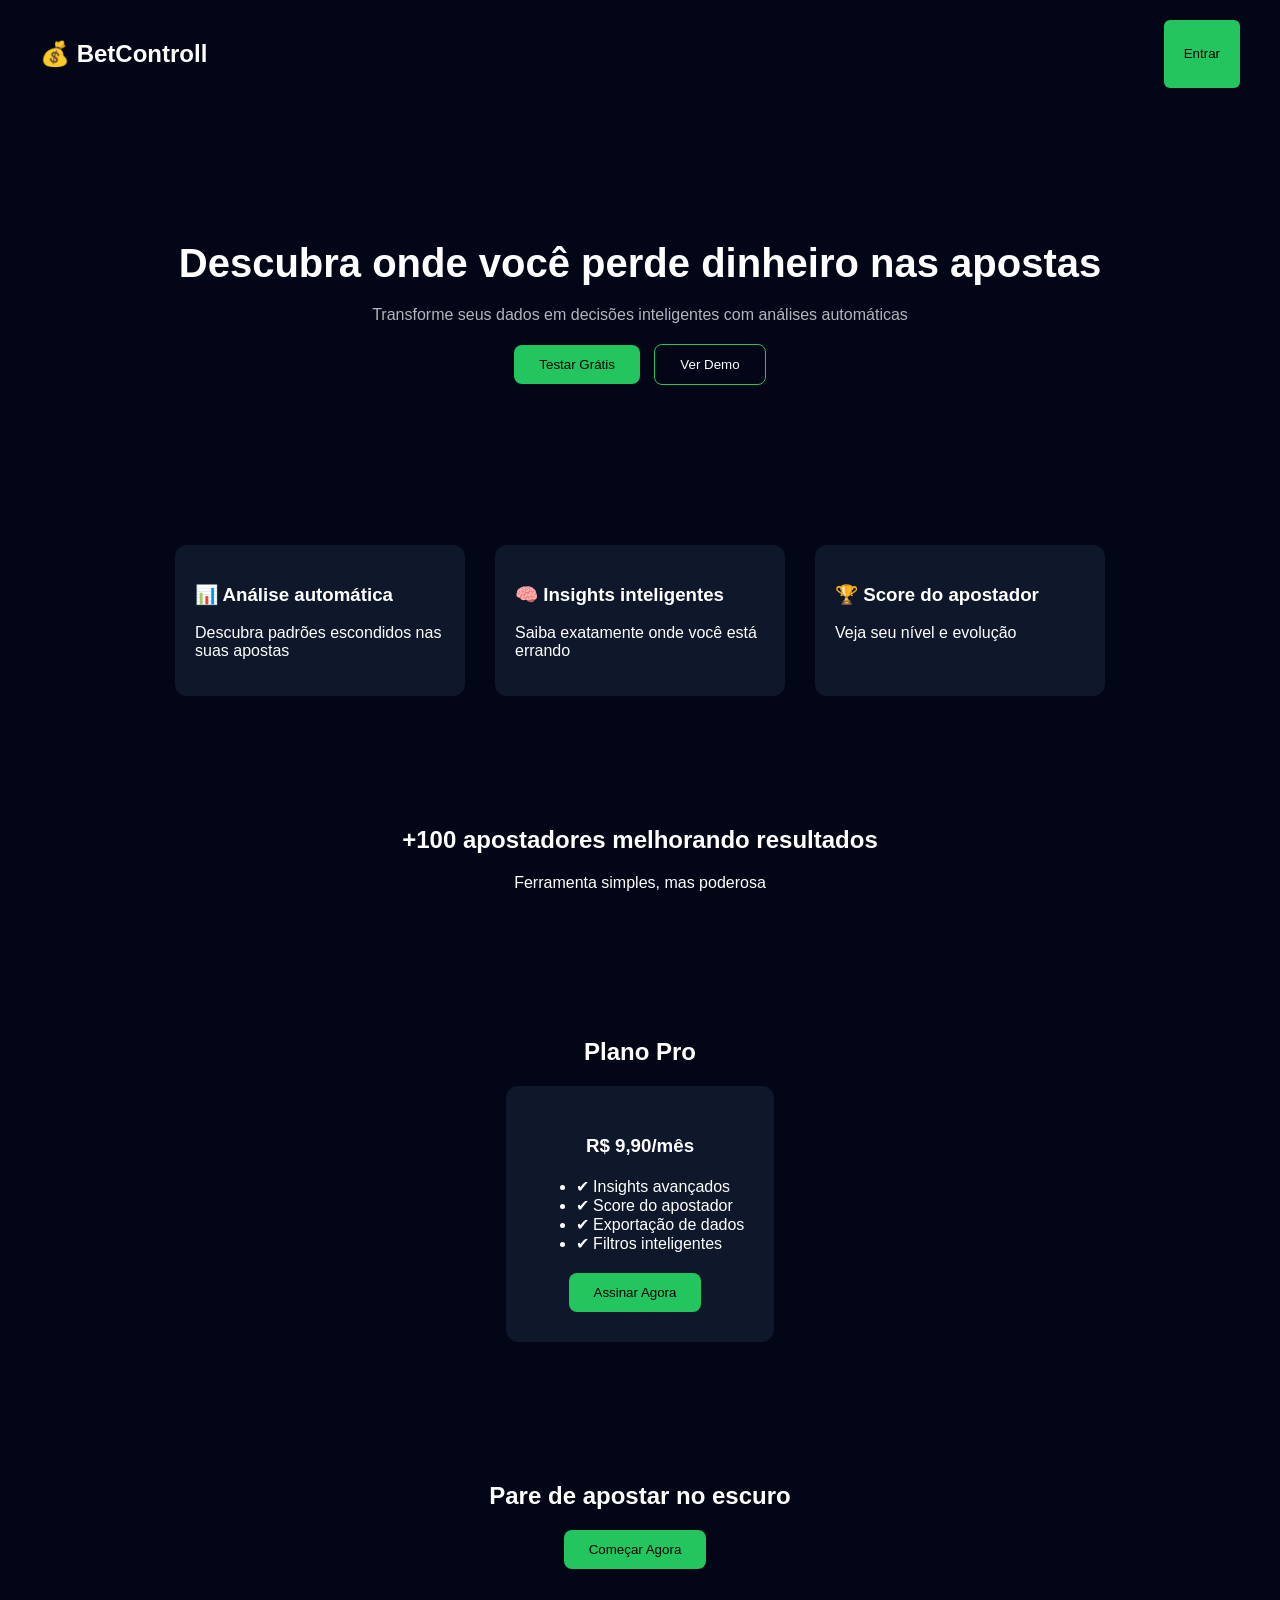
<file: landing.html>
<!DOCTYPE html>
<html lang="pt-br">
<head>
  <meta charset="UTF-8">
  <title>BetControll Pro</title>

  <link rel="stylesheet" href="css/landing.css">
</head>

<body>

<!-- NAV -->
<header class="nav">
  <h2>💰 BetControll</h2>
  <button onclick="irParaApp()">Entrar</button>
</header>

<!-- HERO -->
<section class="hero">
  <h1>Descubra onde você perde dinheiro nas apostas</h1>
  <p>Transforme seus dados em decisões inteligentes com análises automáticas</p>

  <div class="hero-buttons">
    <button class="btn-primary" onclick="irParaApp()">Testar Grátis</button>
    <button class="btn-secondary">Ver Demo</button>
  </div>
</section>

<!-- BENEFÍCIOS -->
<section class="features">

  <div class="feature">
    <h3>📊 Análise automática</h3>
    <p>Descubra padrões escondidos nas suas apostas</p>
  </div>

  <div class="feature">
    <h3>🧠 Insights inteligentes</h3>
    <p>Saiba exatamente onde você está errando</p>
  </div>

  <div class="feature">
    <h3>🏆 Score do apostador</h3>
    <p>Veja seu nível e evolução</p>
  </div>

</section>

<!-- PROVA SOCIAL -->
<section class="social-proof">
  <h2>+100 apostadores melhorando resultados</h2>
  <p>Ferramenta simples, mas poderosa</p>
</section>

<!-- PREÇO -->
<section class="pricing">

  <h2>Plano Pro</h2>

  <div class="card-price">
    <h3>R$ 9,90/mês</h3>

    <ul>
      <li>✔ Insights avançados</li>
      <li>✔ Score do apostador</li>
      <li>✔ Exportação de dados</li>
      <li>✔ Filtros inteligentes</li>
    </ul>

    <button class="btn-primary" onclick="comprar()">Assinar Agora</button>
  </div>

</section>

<!-- CTA FINAL -->
<section class="cta">
  <h2>Pare de apostar no escuro</h2>
  <button class="btn-primary" onclick="irParaApp()">Começar Agora</button>
</section>

<script src="Js/landing.js"></script>

</body>
</html>
</file>
<file: css/landing.css>
body {
  margin: 0;
  font-family: Arial, sans-serif;
  background: #020617;
  color: white;
}

/* NAV */
.nav {
  display: flex;
  justify-content: space-between;
  padding: 20px 40px;
  background: #020617;
}

.nav button {
  background: #22c55e;
  border: none;
  padding: 10px 20px;
  border-radius: 6px;
  cursor: pointer;
}

/* HERO */
.hero {
  text-align: center;
  padding: 100px 20px;
}

.hero h1 {
  font-size: 40px;
  margin-bottom: 20px;
}

.hero p {
  opacity: 0.7;
}

.hero-buttons {
  margin-top: 20px;
}

.btn-primary {
  background: #22c55e;
  border: none;
  padding: 12px 25px;
  border-radius: 8px;
  cursor: pointer;
  margin-right: 10px;
}

.btn-secondary {
  background: transparent;
  border: 1px solid #22c55e;
  color: white;
  padding: 12px 25px;
  border-radius: 8px;
  cursor: pointer;
}

/* FEATURES */
.features {
  display: flex;
  justify-content: center;
  gap: 30px;
  padding: 60px 20px;
}

.feature {
  background: #0f172a;
  padding: 20px;
  border-radius: 12px;
  width: 250px;
}

/* SOCIAL */
.social-proof {
  text-align: center;
  padding: 50px;
}

/* PRICING */
.pricing {
  text-align: center;
  padding: 60px 20px;
}

.card-price {
  background: #0f172a;
  padding: 30px;
  border-radius: 12px;
  display: inline-block;
}

.card-price ul {
  text-align: left;
  margin: 20px 0;
}

/* CTA */
.cta {
  text-align: center;
  padding: 60px;
}
</file>
